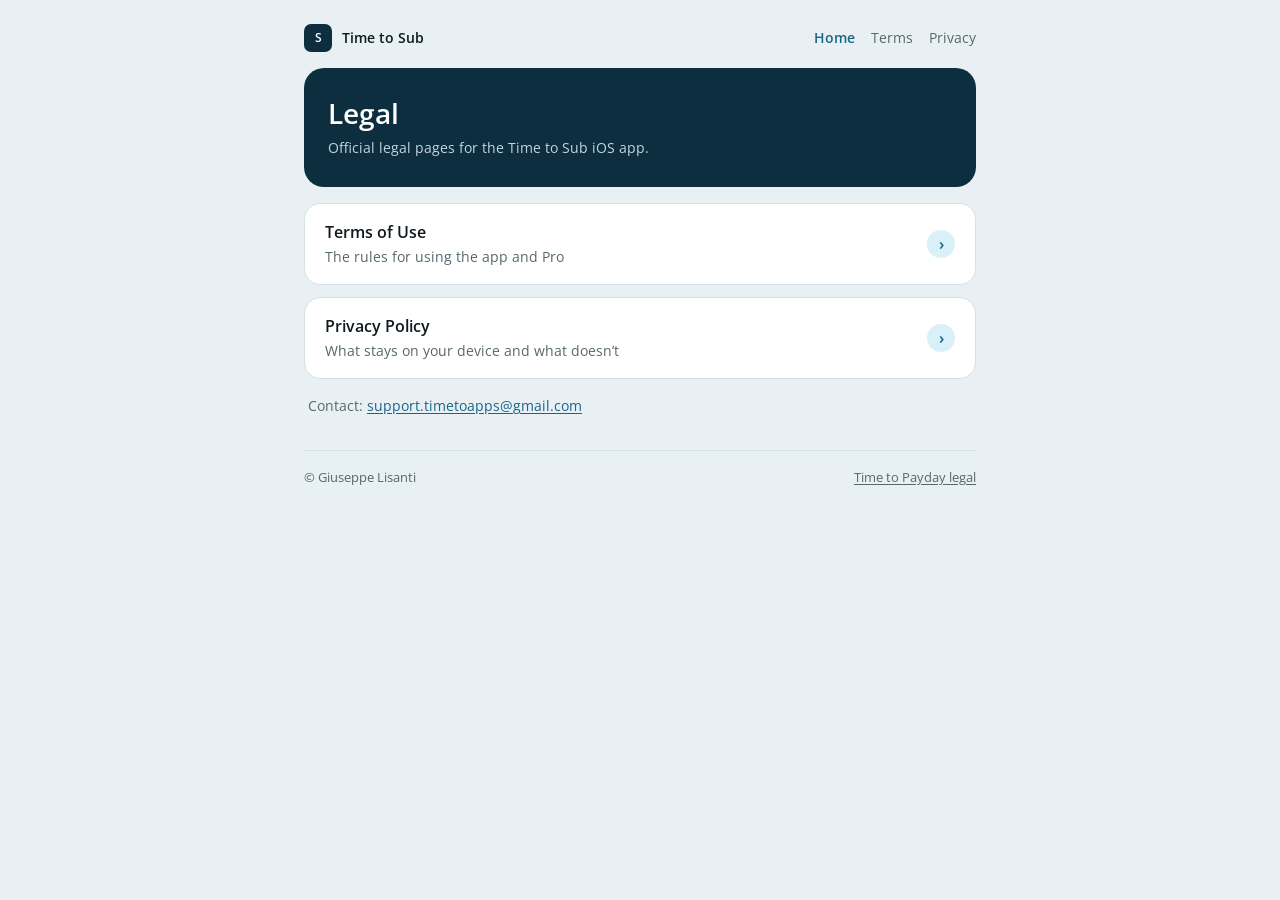
<file: index.html>
<!DOCTYPE html>
<html lang="en" data-app="sub">
<head>
  <meta charset="utf-8" />
  <meta name="viewport" content="width=device-width, initial-scale=1" />
  <meta name="color-scheme" content="light dark" />
  <title>Legal — Time to Sub</title>
  <link rel="stylesheet" href="assets/legal.css" />
</head>
<body>
  <div class="wrap">
    <div class="topbar">
      <a class="brand" href="index.html"><span class="mark" aria-hidden="true">S</span>Time to Sub</a>
      <nav><a href="index.html" aria-current="page">Home</a><a href="terms.html">Terms</a><a href="privacy.html">Privacy</a></nav>
    </div>
    <header class="hero"><h1>Legal</h1><p>Official legal pages for the Time to Sub iOS app.</p></header>
    <div class="links">
      <a class="link-card" href="terms.html"><span>Terms of Use<small>The rules for using the app and Pro</small></span><span class="chev" aria-hidden="true">›</span></a>
      <a class="link-card" href="privacy.html"><span>Privacy Policy<small>What stays on your device and what doesn’t</small></span><span class="chev" aria-hidden="true">›</span></a>
    </div>
    <p class="contact">Contact: <a href="mailto:support.timetoapps@gmail.com">support.timetoapps@gmail.com</a></p>
    <div class="footer"><span>© Giuseppe Lisanti</span><a href="https://peppelisanti.github.io/TimeToPayday-legal/">Time to Payday legal</a></div>
  </div>
</body>
</html>
</file>
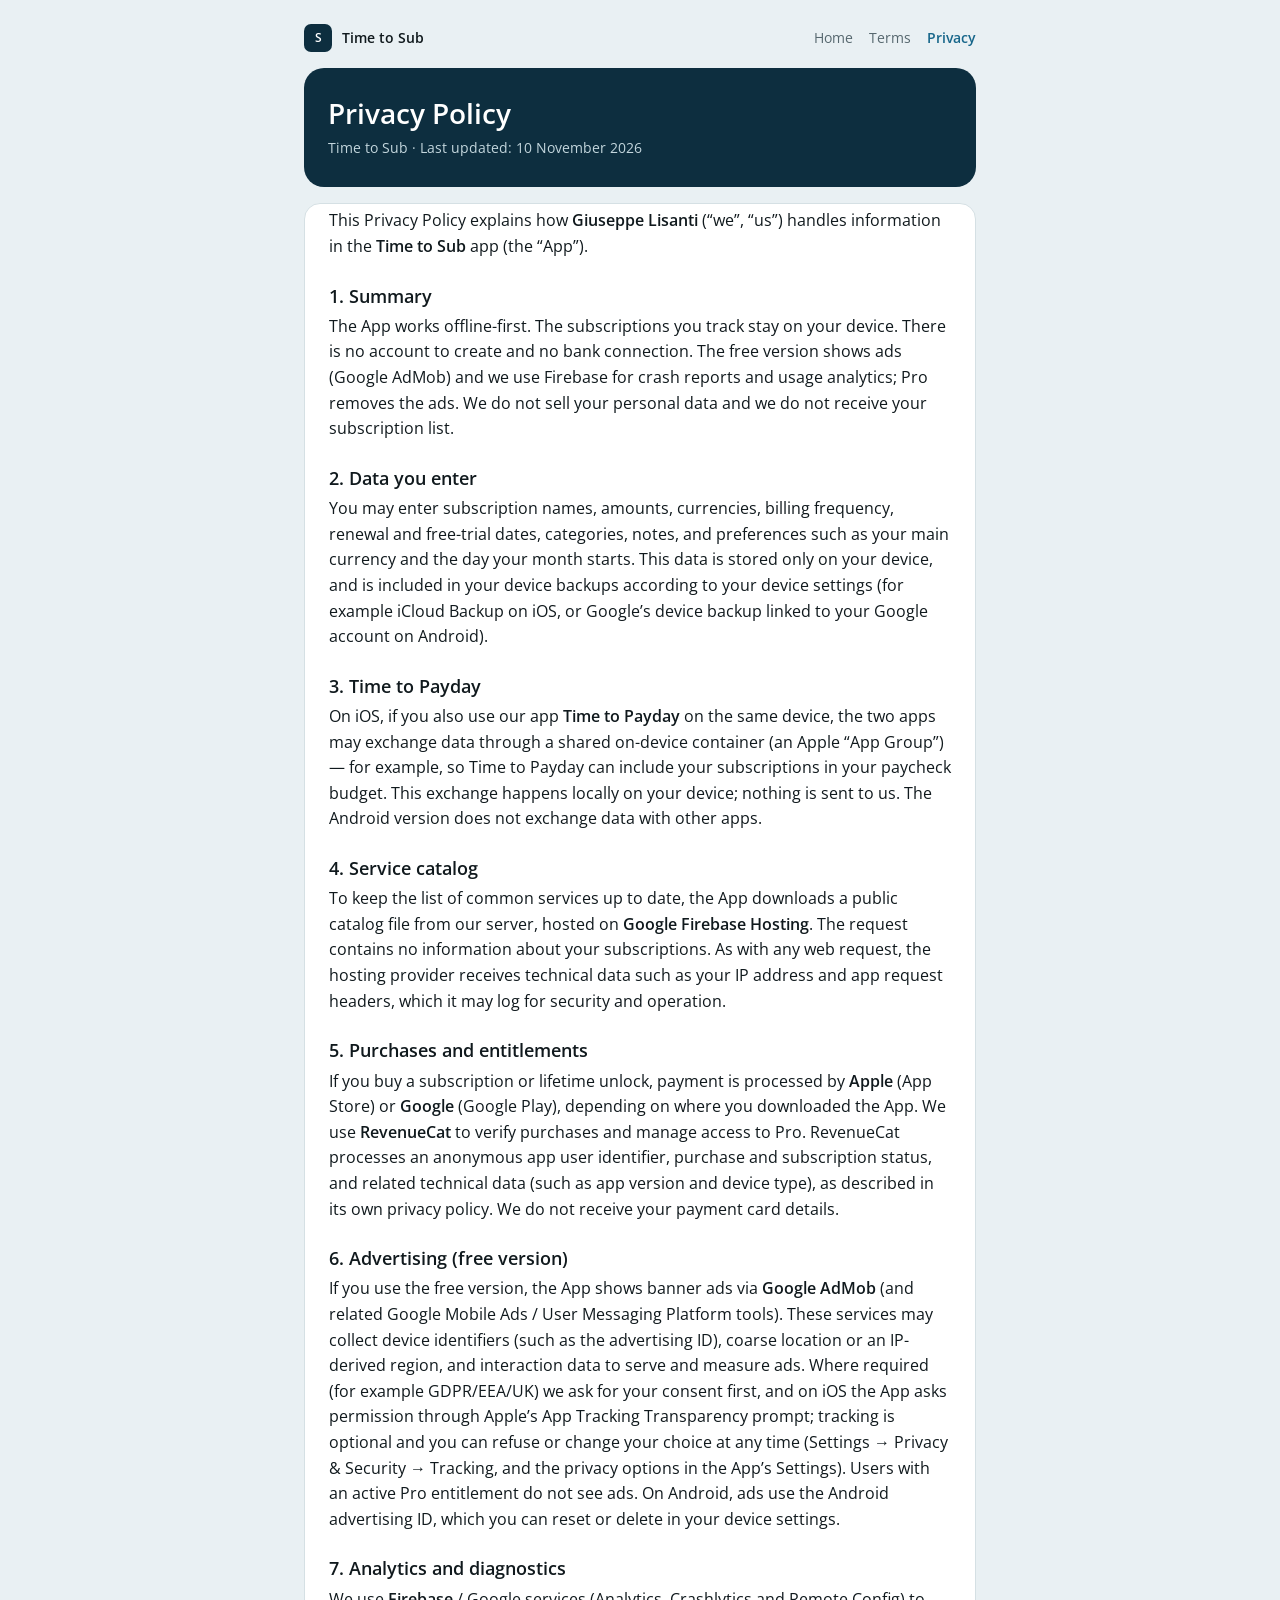
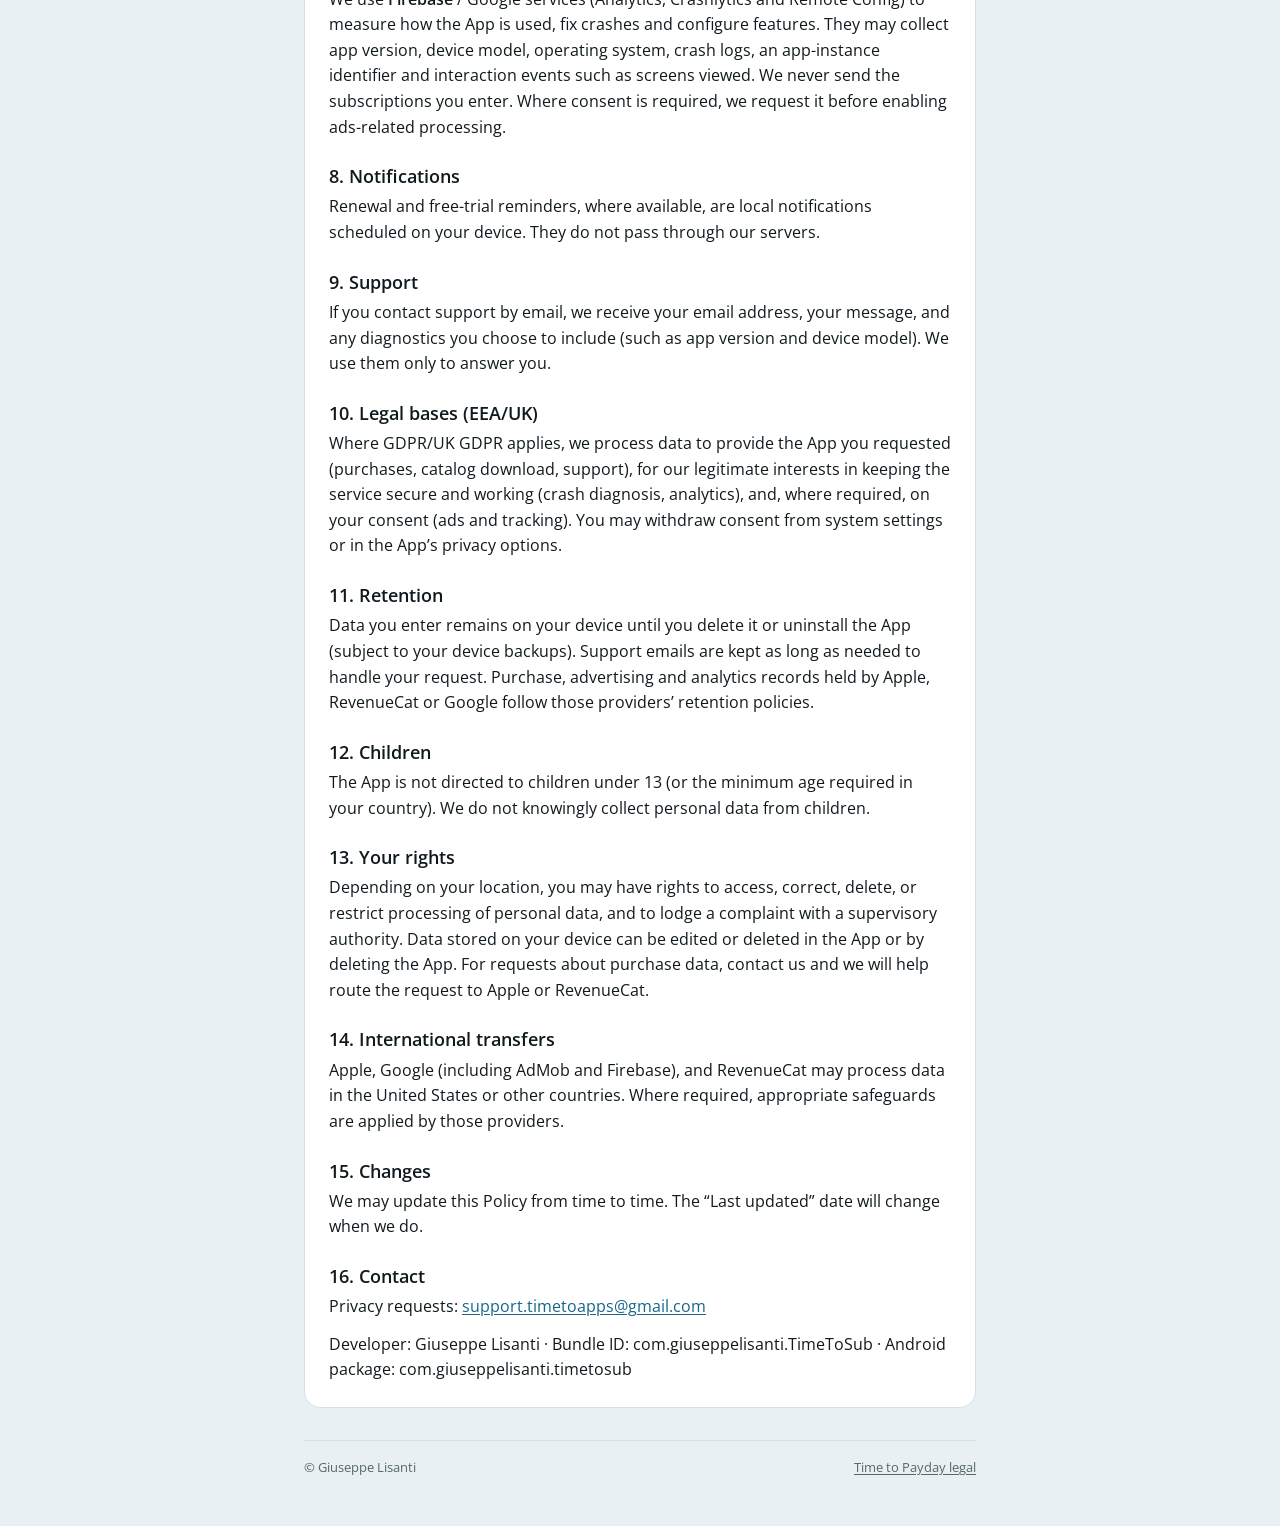
<file: privacy.html>
<!DOCTYPE html>
<html lang="en" data-app="sub">
<head>
  <meta charset="utf-8" />
  <meta name="viewport" content="width=device-width, initial-scale=1" />
  <meta name="color-scheme" content="light dark" />
  <title>Privacy Policy — Time to Sub</title>
  <link rel="stylesheet" href="assets/legal.css" />
</head>
<body>
  <div class="wrap">
    <div class="topbar">
      <a class="brand" href="index.html"><span class="mark" aria-hidden="true">S</span>Time to Sub</a>
      <nav><a href="index.html">Home</a><a href="terms.html">Terms</a><a href="privacy.html" aria-current="page">Privacy</a></nav>
    </div>
    <header class="hero"><h1>Privacy Policy</h1><p>Time to Sub · Last updated: 10 November 2026</p></header>
    <main class="card">
<p>This Privacy Policy explains how <strong>Giuseppe Lisanti</strong> (“we”, “us”) handles information in the <strong>Time to Sub</strong> app (the “App”).</p>

  <h2>1. Summary</h2>
  <p>The App works offline-first. The subscriptions you track stay on your device. There is no account to create and no bank connection. The free version shows ads (Google AdMob) and we use Firebase for crash reports and usage analytics; Pro removes the ads. We do not sell your personal data and we do not receive your subscription list.</p>

  <h2>2. Data you enter</h2>
  <p>You may enter subscription names, amounts, currencies, billing frequency, renewal and free-trial dates, categories, notes, and preferences such as your main currency and the day your month starts. This data is stored only on your device, and is included in your device backups according to your device settings (for example iCloud Backup on iOS, or Google’s device backup linked to your Google account on Android).</p>

  <h2>3. Time to Payday</h2>
  <p>On iOS, if you also use our app <strong>Time to Payday</strong> on the same device, the two apps may exchange data through a shared on-device container (an Apple “App Group”) — for example, so Time to Payday can include your subscriptions in your paycheck budget. This exchange happens locally on your device; nothing is sent to us. The Android version does not exchange data with other apps.</p>

  <h2>4. Service catalog</h2>
  <p>To keep the list of common services up to date, the App downloads a public catalog file from our server, hosted on <strong>Google Firebase Hosting</strong>. The request contains no information about your subscriptions. As with any web request, the hosting provider receives technical data such as your IP address and app request headers, which it may log for security and operation.</p>

  <h2>5. Purchases and entitlements</h2>
  <p>If you buy a subscription or lifetime unlock, payment is processed by <strong>Apple</strong> (App Store) or <strong>Google</strong> (Google Play), depending on where you downloaded the App. We use <strong>RevenueCat</strong> to verify purchases and manage access to Pro. RevenueCat processes an anonymous app user identifier, purchase and subscription status, and related technical data (such as app version and device type), as described in its own privacy policy. We do not receive your payment card details.</p>

  <h2>6. Advertising (free version)</h2>
  <p>If you use the free version, the App shows banner ads via <strong>Google AdMob</strong> (and related Google Mobile Ads / User Messaging Platform tools). These services may collect device identifiers (such as the advertising ID), coarse location or an IP-derived region, and interaction data to serve and measure ads. Where required (for example GDPR/EEA/UK) we ask for your consent first, and on iOS the App asks permission through Apple’s App Tracking Transparency prompt; tracking is optional and you can refuse or change your choice at any time (Settings → Privacy &amp; Security → Tracking, and the privacy options in the App’s Settings). Users with an active Pro entitlement do not see ads. On Android, ads use the Android advertising ID, which you can reset or delete in your device settings.</p>

  <h2>7. Analytics and diagnostics</h2>
  <p>We use <strong>Firebase</strong> / Google services (Analytics, Crashlytics and Remote Config) to measure how the App is used, fix crashes and configure features. They may collect app version, device model, operating system, crash logs, an app-instance identifier and interaction events such as screens viewed. We never send the subscriptions you enter. Where consent is required, we request it before enabling ads-related processing.</p>

  <h2>8. Notifications</h2>
  <p>Renewal and free-trial reminders, where available, are local notifications scheduled on your device. They do not pass through our servers.</p>

  <h2>9. Support</h2>
  <p>If you contact support by email, we receive your email address, your message, and any diagnostics you choose to include (such as app version and device model). We use them only to answer you.</p>

  <h2>10. Legal bases (EEA/UK)</h2>
  <p>Where GDPR/UK GDPR applies, we process data to provide the App you requested (purchases, catalog download, support), for our legitimate interests in keeping the service secure and working (crash diagnosis, analytics), and, where required, on your consent (ads and tracking). You may withdraw consent from system settings or in the App’s privacy options.</p>

  <h2>11. Retention</h2>
  <p>Data you enter remains on your device until you delete it or uninstall the App (subject to your device backups). Support emails are kept as long as needed to handle your request. Purchase, advertising and analytics records held by Apple, RevenueCat or Google follow those providers’ retention policies.</p>

  <h2>12. Children</h2>
  <p>The App is not directed to children under 13 (or the minimum age required in your country). We do not knowingly collect personal data from children.</p>

  <h2>13. Your rights</h2>
  <p>Depending on your location, you may have rights to access, correct, delete, or restrict processing of personal data, and to lodge a complaint with a supervisory authority. Data stored on your device can be edited or deleted in the App or by deleting the App. For requests about purchase data, contact us and we will help route the request to Apple or RevenueCat.</p>

  <h2>14. International transfers</h2>
  <p>Apple, Google (including AdMob and Firebase), and RevenueCat may process data in the United States or other countries. Where required, appropriate safeguards are applied by those providers.</p>

  <h2>15. Changes</h2>
  <p>We may update this Policy from time to time. The “Last updated” date will change when we do.</p>

  <h2>16. Contact</h2>
  <p>Privacy requests: <a href="mailto:support.timetoapps@gmail.com">support.timetoapps@gmail.com</a></p>
  <p>Developer: Giuseppe Lisanti · Bundle ID: com.giuseppelisanti.TimeToSub · Android package: com.giuseppelisanti.timetosub</p>
    </main>
    <div class="footer"><span>© Giuseppe Lisanti</span><a href="https://peppelisanti.github.io/TimeToPayday-legal/">Time to Payday legal</a></div>
  </div>
</body>
</html>
</file>
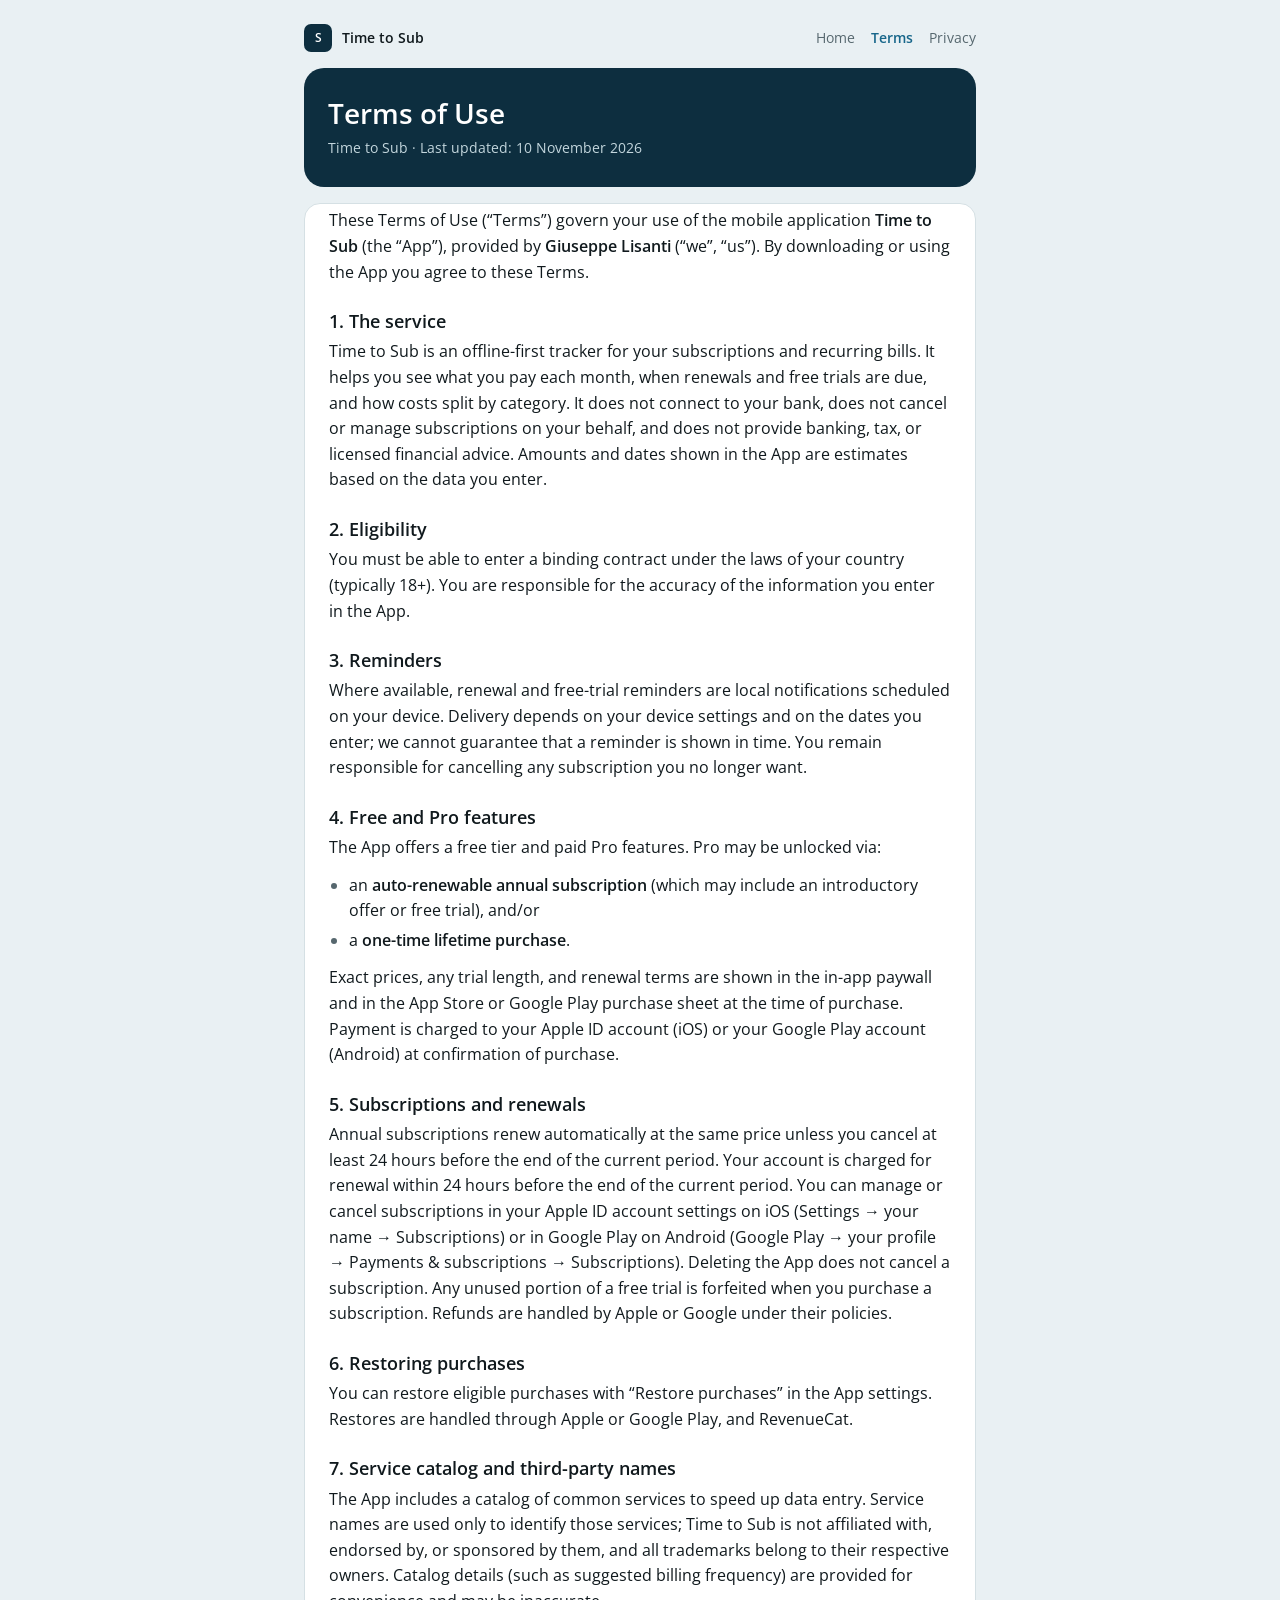
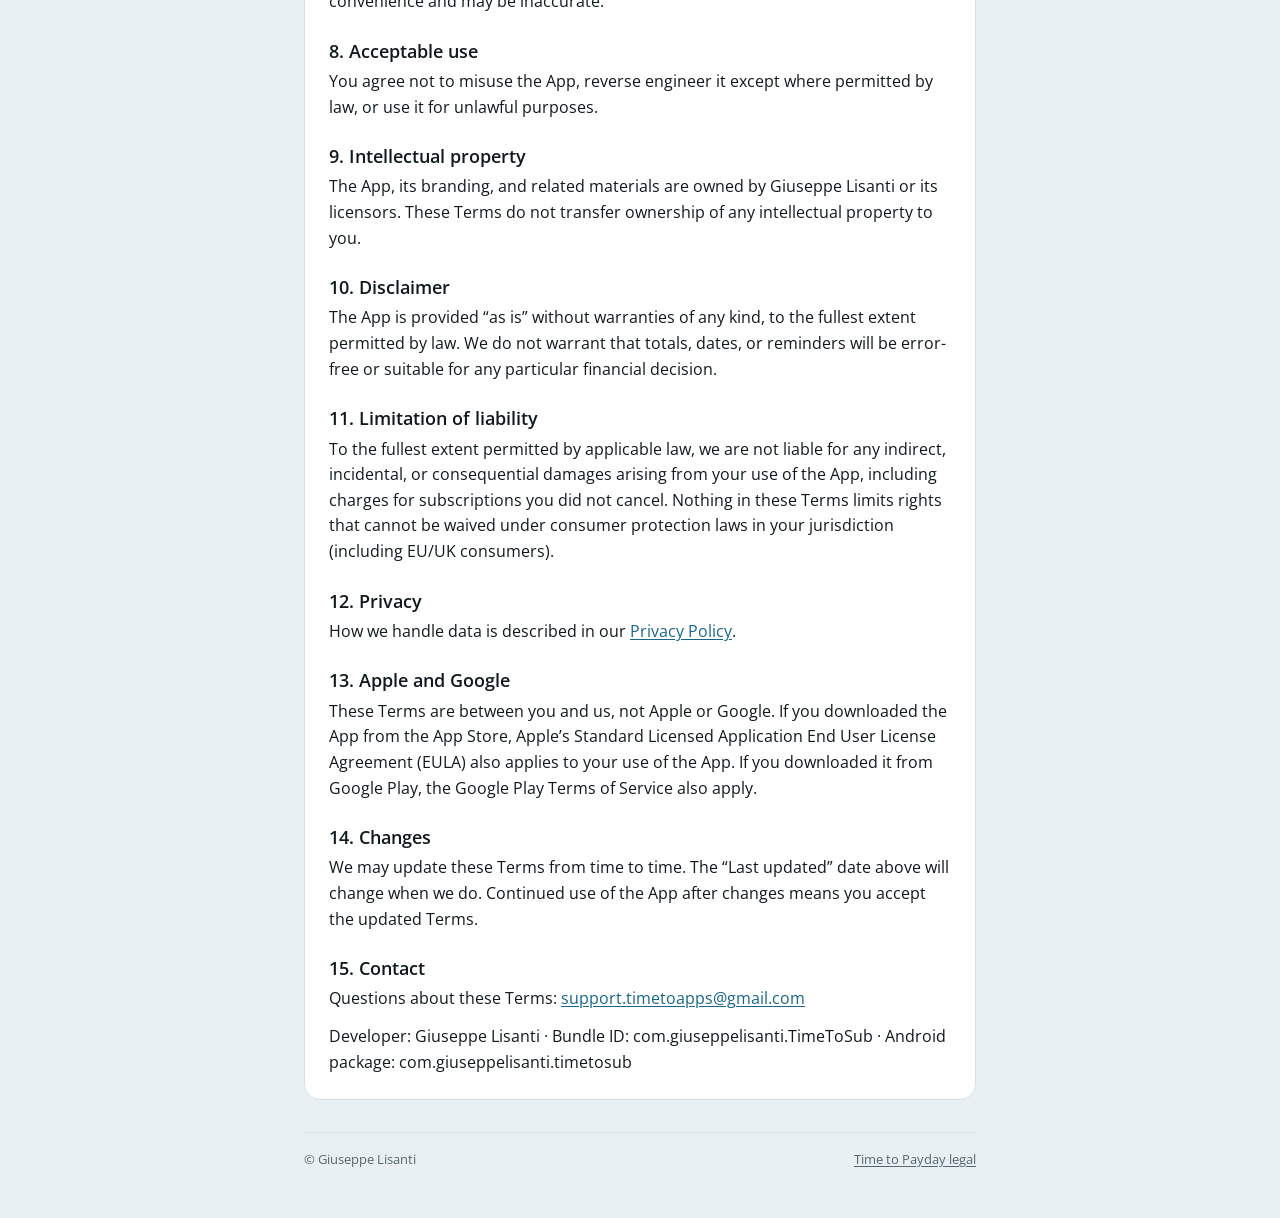
<file: terms.html>
<!DOCTYPE html>
<html lang="en" data-app="sub">
<head>
  <meta charset="utf-8" />
  <meta name="viewport" content="width=device-width, initial-scale=1" />
  <meta name="color-scheme" content="light dark" />
  <title>Terms of Use — Time to Sub</title>
  <link rel="stylesheet" href="assets/legal.css" />
</head>
<body>
  <div class="wrap">
    <div class="topbar">
      <a class="brand" href="index.html"><span class="mark" aria-hidden="true">S</span>Time to Sub</a>
      <nav><a href="index.html">Home</a><a href="terms.html" aria-current="page">Terms</a><a href="privacy.html">Privacy</a></nav>
    </div>
    <header class="hero"><h1>Terms of Use</h1><p>Time to Sub · Last updated: 10 November 2026</p></header>
    <main class="card">
<p>These Terms of Use (“Terms”) govern your use of the mobile application <strong>Time to Sub</strong> (the “App”), provided by <strong>Giuseppe Lisanti</strong> (“we”, “us”). By downloading or using the App you agree to these Terms.</p>

  <h2>1. The service</h2>
  <p>Time to Sub is an offline-first tracker for your subscriptions and recurring bills. It helps you see what you pay each month, when renewals and free trials are due, and how costs split by category. It does not connect to your bank, does not cancel or manage subscriptions on your behalf, and does not provide banking, tax, or licensed financial advice. Amounts and dates shown in the App are estimates based on the data you enter.</p>

  <h2>2. Eligibility</h2>
  <p>You must be able to enter a binding contract under the laws of your country (typically 18+). You are responsible for the accuracy of the information you enter in the App.</p>

  <h2>3. Reminders</h2>
  <p>Where available, renewal and free-trial reminders are local notifications scheduled on your device. Delivery depends on your device settings and on the dates you enter; we cannot guarantee that a reminder is shown in time. You remain responsible for cancelling any subscription you no longer want.</p>

  <h2>4. Free and Pro features</h2>
  <p>The App offers a free tier and paid Pro features. Pro may be unlocked via:</p>
  <ul>
    <li>an <strong>auto-renewable annual subscription</strong> (which may include an introductory offer or free trial), and/or</li>
    <li>a <strong>one-time lifetime purchase</strong>.</li>
  </ul>
  <p>Exact prices, any trial length, and renewal terms are shown in the in-app paywall and in the App Store or Google Play purchase sheet at the time of purchase. Payment is charged to your Apple ID account (iOS) or your Google Play account (Android) at confirmation of purchase.</p>

  <h2>5. Subscriptions and renewals</h2>
  <p>Annual subscriptions renew automatically at the same price unless you cancel at least 24 hours before the end of the current period. Your account is charged for renewal within 24 hours before the end of the current period. You can manage or cancel subscriptions in your Apple ID account settings on iOS (Settings → your name → Subscriptions) or in Google Play on Android (Google Play → your profile → Payments &amp; subscriptions → Subscriptions). Deleting the App does not cancel a subscription. Any unused portion of a free trial is forfeited when you purchase a subscription. Refunds are handled by Apple or Google under their policies.</p>

  <h2>6. Restoring purchases</h2>
  <p>You can restore eligible purchases with “Restore purchases” in the App settings. Restores are handled through Apple or Google Play, and RevenueCat.</p>

  <h2>7. Service catalog and third-party names</h2>
  <p>The App includes a catalog of common services to speed up data entry. Service names are used only to identify those services; Time to Sub is not affiliated with, endorsed by, or sponsored by them, and all trademarks belong to their respective owners. Catalog details (such as suggested billing frequency) are provided for convenience and may be inaccurate.</p>

  <h2>8. Acceptable use</h2>
  <p>You agree not to misuse the App, reverse engineer it except where permitted by law, or use it for unlawful purposes.</p>

  <h2>9. Intellectual property</h2>
  <p>The App, its branding, and related materials are owned by Giuseppe Lisanti or its licensors. These Terms do not transfer ownership of any intellectual property to you.</p>

  <h2>10. Disclaimer</h2>
  <p>The App is provided “as is” without warranties of any kind, to the fullest extent permitted by law. We do not warrant that totals, dates, or reminders will be error-free or suitable for any particular financial decision.</p>

  <h2>11. Limitation of liability</h2>
  <p>To the fullest extent permitted by applicable law, we are not liable for any indirect, incidental, or consequential damages arising from your use of the App, including charges for subscriptions you did not cancel. Nothing in these Terms limits rights that cannot be waived under consumer protection laws in your jurisdiction (including EU/UK consumers).</p>

  <h2>12. Privacy</h2>
  <p>How we handle data is described in our <a href="privacy.html">Privacy Policy</a>.</p>

  <h2>13. Apple and Google</h2>
  <p>These Terms are between you and us, not Apple or Google. If you downloaded the App from the App Store, Apple’s Standard Licensed Application End User License Agreement (EULA) also applies to your use of the App. If you downloaded it from Google Play, the Google Play Terms of Service also apply.</p>

  <h2>14. Changes</h2>
  <p>We may update these Terms from time to time. The “Last updated” date above will change when we do. Continued use of the App after changes means you accept the updated Terms.</p>

  <h2>15. Contact</h2>
  <p>Questions about these Terms: <a href="mailto:support.timetoapps@gmail.com">support.timetoapps@gmail.com</a></p>
  <p>Developer: Giuseppe Lisanti · Bundle ID: com.giuseppelisanti.TimeToSub · Android package: com.giuseppelisanti.timetosub</p>
    </main>
    <div class="footer"><span>© Giuseppe Lisanti</span><a href="https://peppelisanti.github.io/TimeToPayday-legal/">Time to Payday legal</a></div>
  </div>
</body>
</html>
</file>
<file: assets/legal.css>
/* Time to Apps — legal pages. Roles mirror the apps' Colors.xcassets (docs/design-system.md);
   each app only swaps the role values via data-app. Open Sans, two weights (400/600), no shadows. */
@font-face { font-family: "Open Sans"; font-weight: 400; font-display: swap; src: url("fonts/OpenSans-Regular.ttf") format("truetype"); }
@font-face { font-family: "Open Sans"; font-weight: 600; font-display: swap; src: url("fonts/OpenSans-SemiBold.ttf") format("truetype"); }

:root, [data-app="sub"] {
  --background: #E9F0F3; --surface: #FFFFFF; --border: #D5E0E4;
  --text: #10191D; --text-secondary: #56676E;
  --hero: #0D2E3F; --on-hero: #FFFFFF; --on-hero-secondary: #C3D6DD;
  --action: #17668A; --on-action: #FFFFFF; --link: #17668A;
  --accent: #F2986E; --on-accent: #0D2E3F; --brand-tint: #DAF0F8; --on-brand-tint: #17668A;
}
[data-app="payday"] {
  --background: #F6F8F5; --surface: #FFFFFF; --border: #DCE3DB;
  --text: #121A16; --text-secondary: #5D6B63;
  --hero: #0F3A2E; --on-hero: #FFFFFF; --on-hero-secondary: #C9DDD2;
  --action: #136B4A; --on-action: #FFFFFF; --link: #136B4A;
  --accent: #A6E08A; --on-accent: #0F3A2E; --brand-tint: #DDF2E6; --on-brand-tint: #136B4A;
}
@media (prefers-color-scheme: dark) {
  :root, [data-app="sub"] {
    --background: #061A24; --surface: #0F2733; --border: #22505F;
    --text: #EEF4F6; --text-secondary: #9FB5BE;
    --hero: #163847; --on-hero: #EEF4F6; --on-hero-secondary: #9FB5BE;
    --action: #E6956B; --on-action: #061A24; --link: #F2986E;
    --brand-tint: #163847; --on-brand-tint: #93D0E8;
  }
  [data-app="payday"] {
    --background: #071F17; --surface: #0E2A21; --border: #23493B;
    --text: #EEF4EF; --text-secondary: #9DB3A8;
    --hero: #0E2A21; --on-hero: #EEF4EF; --on-hero-secondary: #9DB3A8;
    --action: #92CC75; --on-action: #071F17; --link: #A6E08A;
    --brand-tint: #163A2E; --on-brand-tint: #A6E08A;
  }
}

* { box-sizing: border-box; }
html { -webkit-text-size-adjust: 100%; }
body {
  margin: 0; background: var(--background); color: var(--text);
  font: 400 16px/1.6 "Open Sans", -apple-system, BlinkMacSystemFont, "Segoe UI", Roboto, sans-serif;
}
a { color: var(--link); text-underline-offset: 2px; }
strong { font-weight: 600; }
.wrap { max-width: 44rem; margin: 0 auto; padding: 16px 16px 48px; }

.topbar { display: flex; align-items: center; justify-content: space-between; padding: 8px 0 16px; font-size: 14px; }
.topbar .brand { color: var(--text); font-weight: 600; text-decoration: none; display: flex; align-items: center; gap: 10px; }
.topbar .mark { width: 28px; height: 28px; border-radius: 7px; background: var(--hero); color: var(--on-hero);
  display: grid; place-items: center; font-size: 12px; font-weight: 600; }
.topbar nav { display: flex; gap: 16px; }
.topbar nav a { text-decoration: none; color: var(--text-secondary); }
.topbar nav a[aria-current="page"] { color: var(--link); font-weight: 600; }

.hero { background: var(--hero); color: var(--on-hero); border-radius: 20px; padding: 28px 24px; margin-bottom: 16px; }
.hero h1 { margin: 0 0 6px; font-size: 28px; line-height: 1.25; font-weight: 600; }
.hero p { margin: 0; color: var(--on-hero-secondary); font-size: 14px; }
.hero .pill { display: inline-block; margin-bottom: 14px; padding: 2px 10px; border-radius: 999px;
  background: var(--accent); color: var(--on-accent); font-size: 13px; font-weight: 600; }

.card { background: var(--surface); border: 1px solid var(--border); border-radius: 16px; padding: 4px 24px 12px; }
.card h2 { margin: 24px 0 6px; font-size: 18px; line-height: 1.35; font-weight: 600; }
.card p, .card li { color: var(--text); }
.card p { margin: 0 0 12px; }
.card ul { margin: 0 0 12px; padding-left: 1.25rem; }
.card li { margin-bottom: 4px; }
.card li::marker { color: var(--text-secondary); }

.links { display: grid; gap: 12px; margin-bottom: 16px; }
.link-card { display: flex; align-items: center; justify-content: space-between; gap: 12px;
  background: var(--surface); border: 1px solid var(--border); border-radius: 16px; padding: 16px 20px;
  color: var(--text); text-decoration: none; font-weight: 600; }
.link-card small { display: block; font-weight: 400; font-size: 14px; color: var(--text-secondary); }
.link-card .chev { width: 28px; height: 28px; border-radius: 50%; background: var(--brand-tint); color: var(--on-brand-tint);
  display: grid; place-items: center; flex: none; }
.link-card:focus-visible, a:focus-visible { outline: 2px solid var(--action); outline-offset: 2px; }

.contact { color: var(--text-secondary); font-size: 14px; margin: 16px 4px 0; }
.footer { margin-top: 32px; padding-top: 16px; border-top: 1px solid var(--border); color: var(--text-secondary); font-size: 13px;
  display: flex; flex-wrap: wrap; gap: 6px 16px; justify-content: space-between; }
.footer a { color: var(--text-secondary); }
@media (max-width: 480px) { .hero { padding: 24px 20px; } .card { padding: 4px 20px 12px; } .hero h1 { font-size: 24px; } }
</file>
